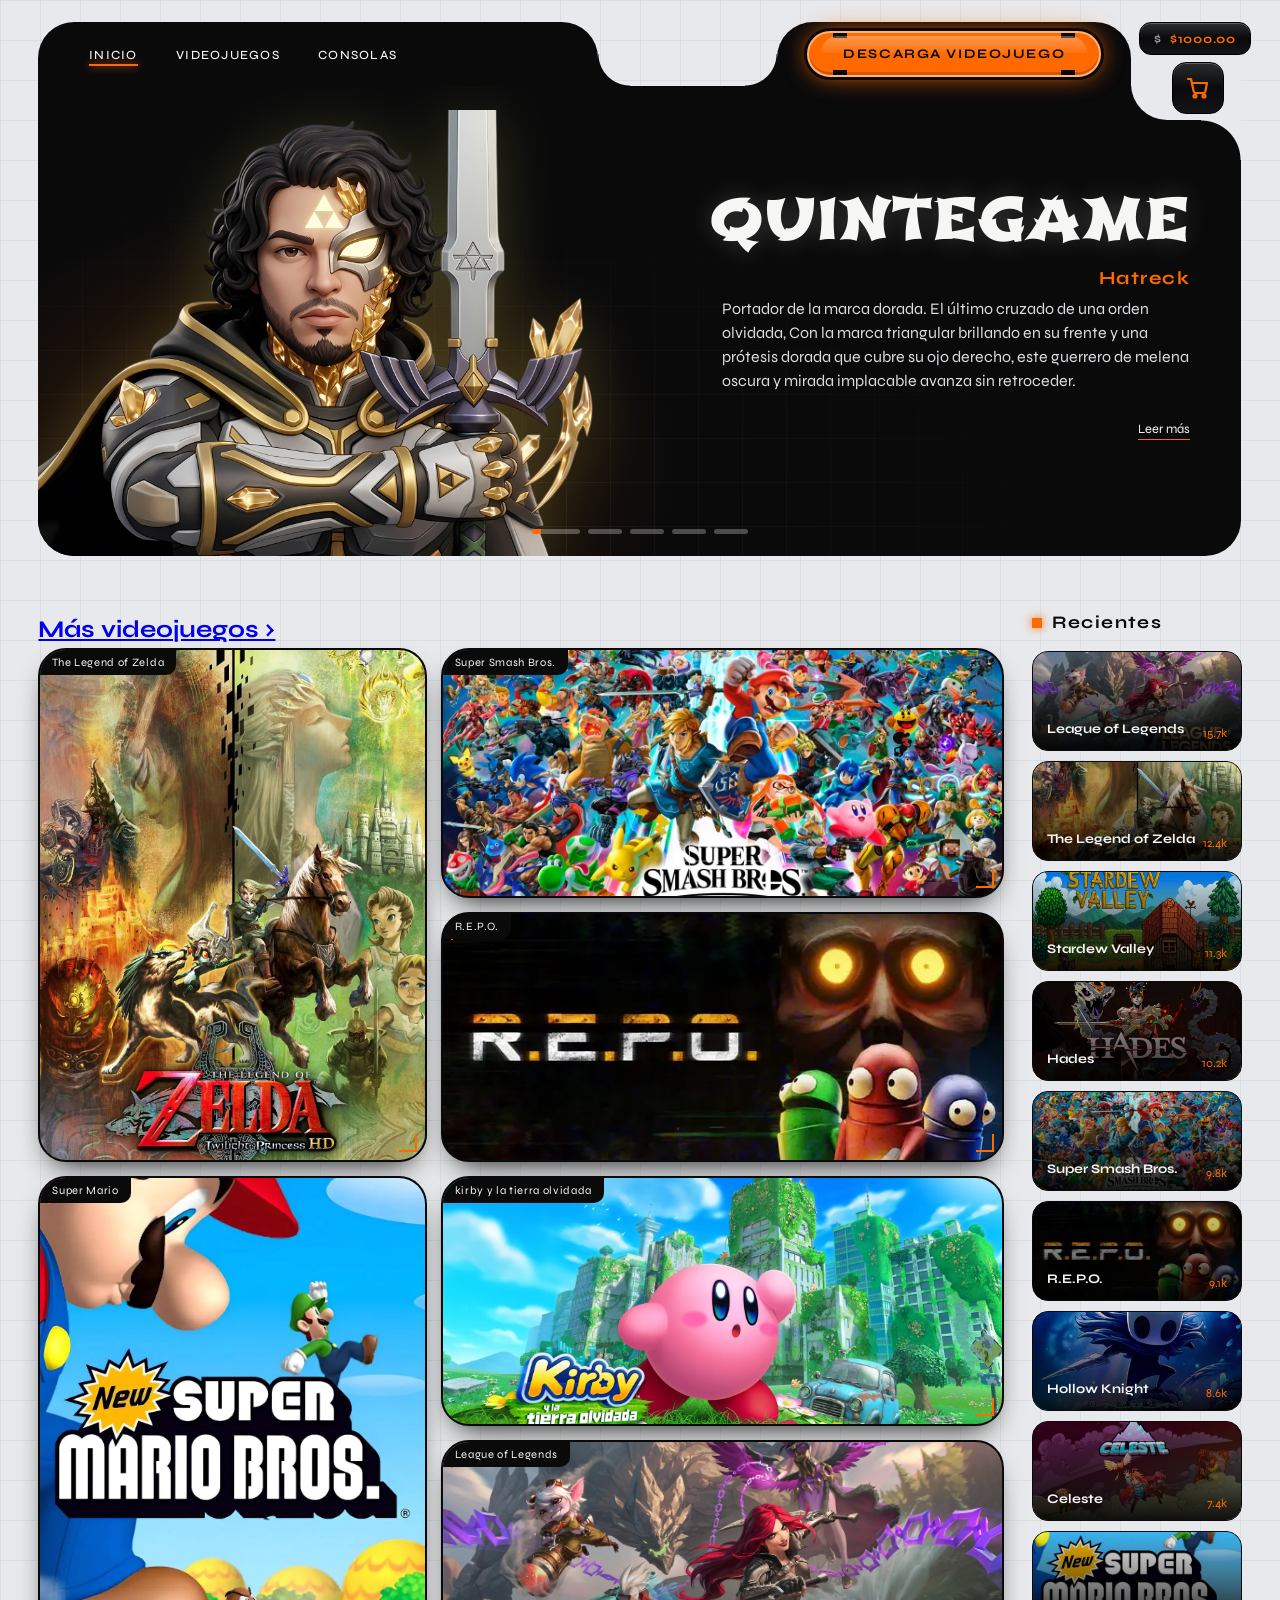
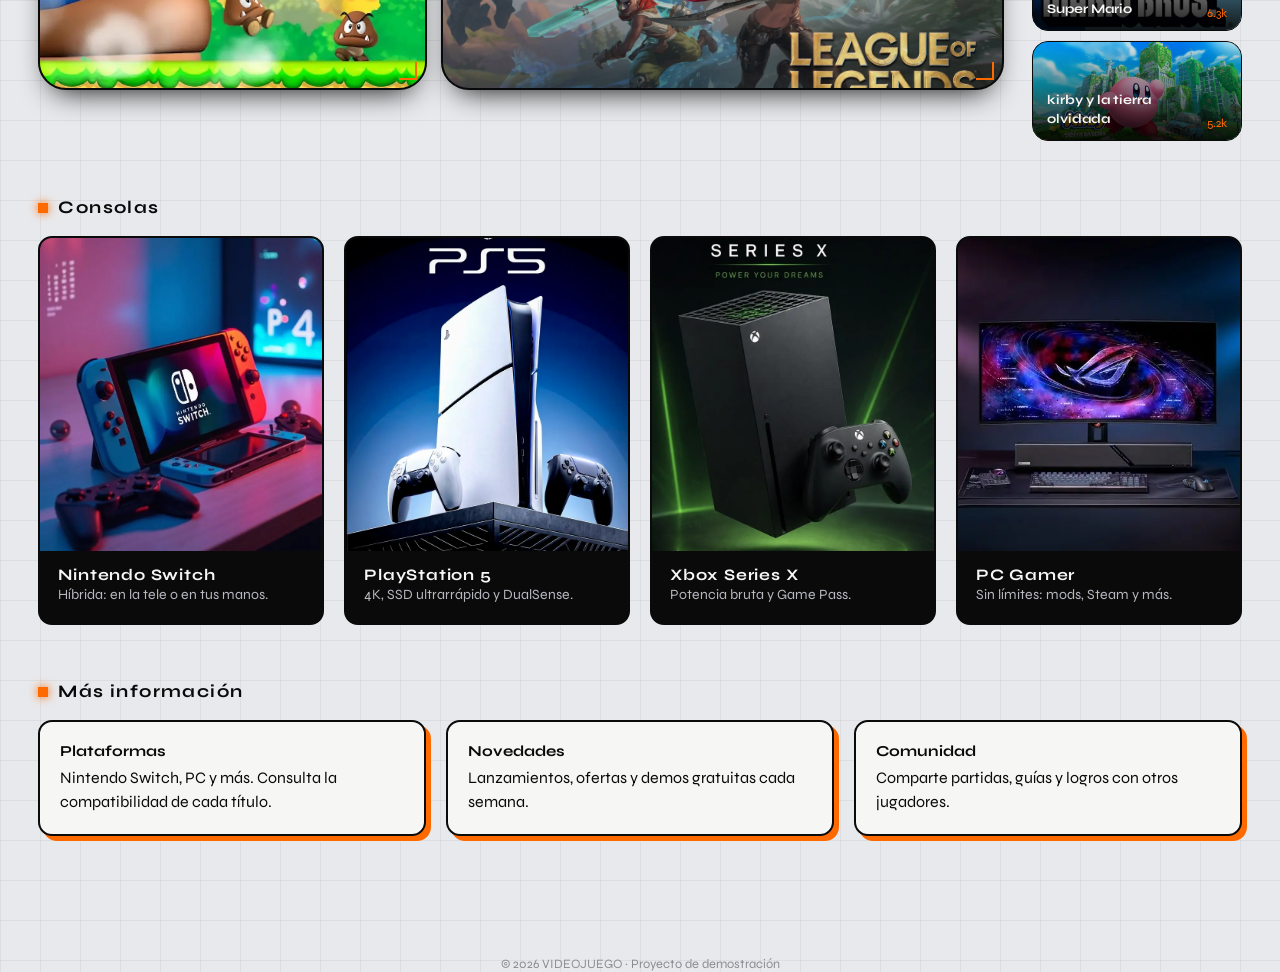
<file: index.html>
<!DOCTYPE html>
<html lang="es">

<head>
    <meta charset="utf-8">
    <meta name="viewport" content="width=device-width,initial-scale=1">
    <title>Inicio · VIDEOJUEGO</title>
    <link rel="preconnect" href="https://fonts.googleapis.com">
    <link rel="preconnect" href="https://fonts.gstatic.com" crossorigin>
    <link href="https://fonts.googleapis.com/css2?family=Shojumaru&family=Syne:wght@400;700&display=swap"
        rel="stylesheet">
    <link rel="stylesheet" href="styles.css">
</head>

<body data-p="home">
    <main>
        <div class="shape">
            <nav class="tabL"></nav>
            <div class="tabR"></div>
            <div class="cut"></div>
            <section class="body hero" id="inicio">
                <div class="imgs"></div>
                <div class="copy">
                    <h1>QUINTEGAME</h1>
                    <div class="txts"></div>
                </div>
                <div class="dots"></div>
            </section>
        </div>
        <div class="split sec" id="juegos">
            <section>
                <h2><a href="videojuegos.html">Más videojuegos ›</a></h2>
                <div class="grid"></div>
            </section>
            <aside class="side">
                <h2>Recientes</h2>
                <ul class="recent"></ul>
            </aside>
        </div>
        <section class="sec" id="consolas">
            <h2>Consolas</h2>
            <div class="cons"></div>
        </section>
        <section class="sec">
            <h2>Más información</h2>
            <div class="info3">
                <div class="rv">
                    <h3>Plataformas</h3>
                    <p>Nintendo Switch, PC y más. Consulta la compatibilidad de cada título.</p>
                </div>
                <div class="rv" style="--i:1">
                    <h3>Novedades</h3>
                    <p>Lanzamientos, ofertas y demos gratuitas cada semana.</p>
                </div>
                <div class="rv" style="--i:2">
                    <h3>Comunidad</h3>
                    <p>Comparte partidas, guías y logros con otros jugadores.</p>
                </div>
            </div>
        </section>
    </main>
    <footer></footer>
    <script src="main.js"></script>
</body>

</html>
</file>
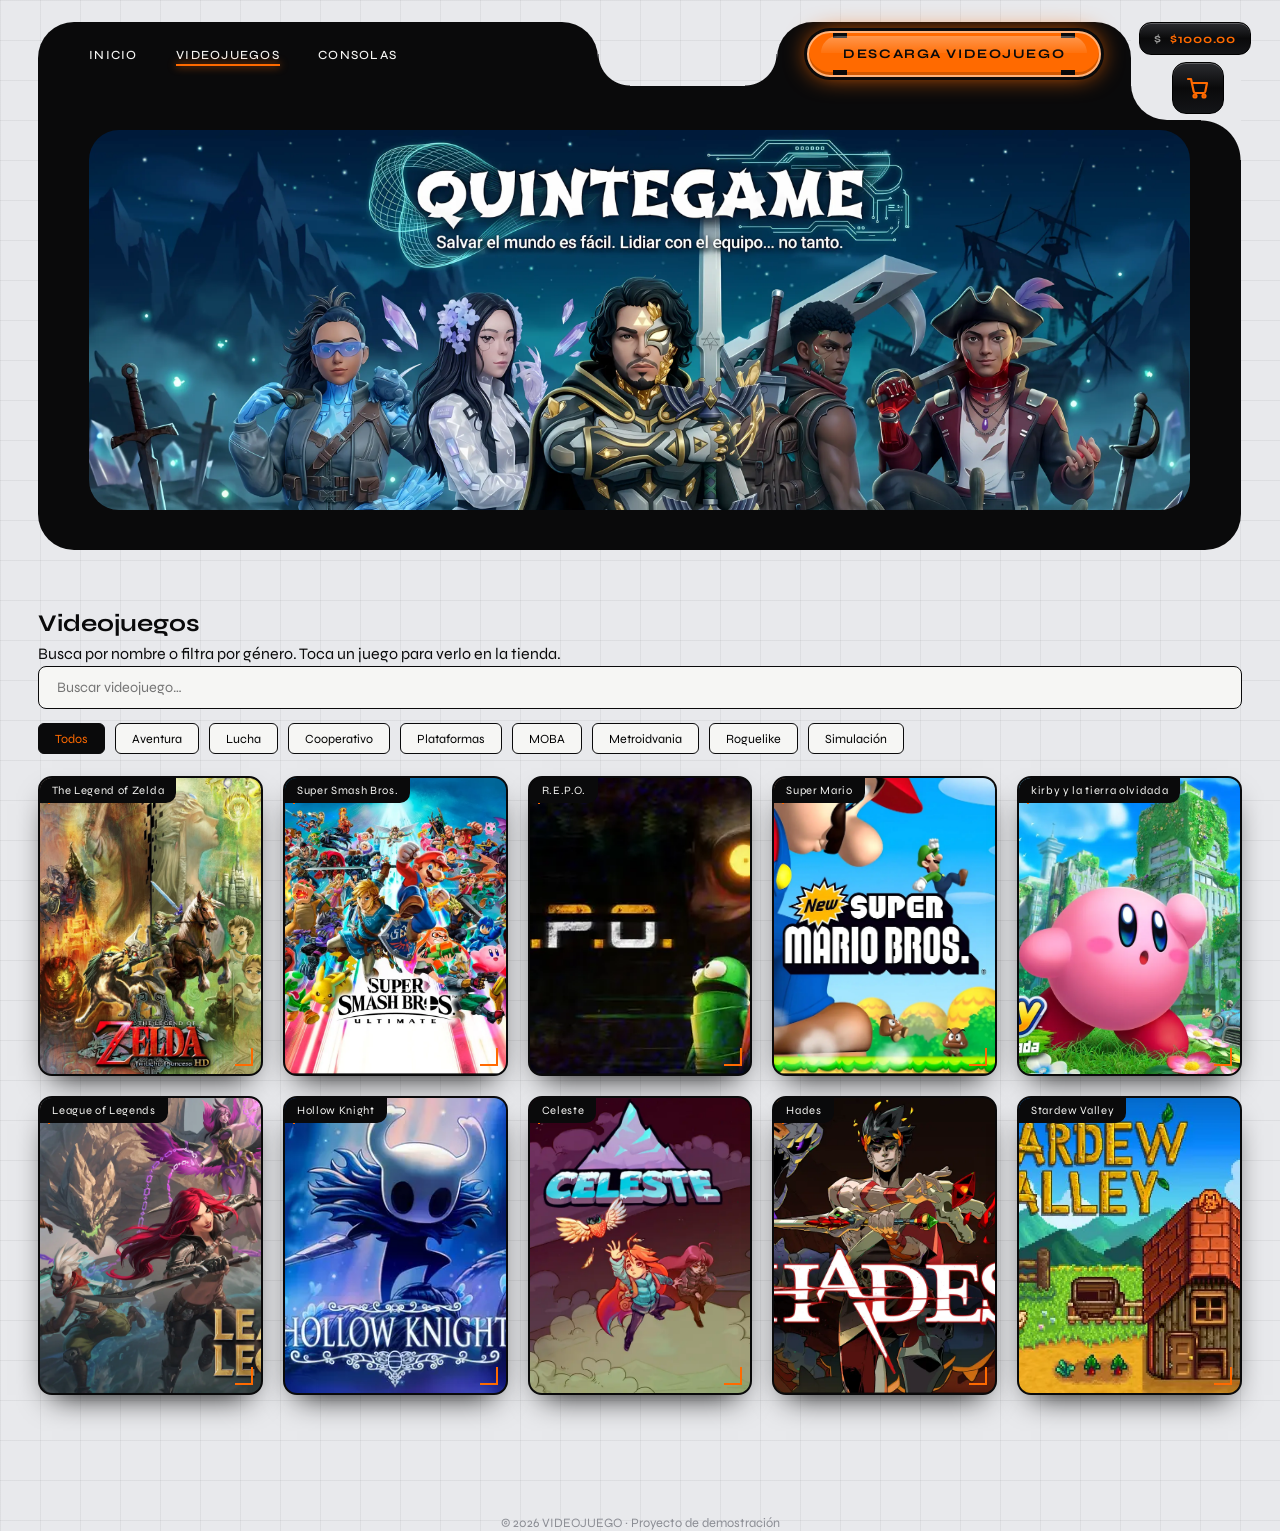
<file: videojuegos.html>
<!DOCTYPE html>
<html lang="es">

<head>
    <meta charset="utf-8">
    <meta name="viewport" content="width=device-width,initial-scale=1">
    <title>Videojuegos · VIDEOJUEGO</title>
    <link rel="preconnect" href="https://fonts.googleapis.com">
    <link rel="preconnect" href="https://fonts.gstatic.com" crossorigin>
    <link href="https://fonts.googleapis.com/css2?family=Shojumaru&family=Syne:wght@400;700&display=swap"
        rel="stylesheet">
    <link rel="stylesheet" href="styles.css">
</head>

<body data-p="list">
    <main>
        <div class="shape">
            <nav class="tabL"></nav>
            <div class="tabR"></div>
            <div class="cut"></div>
            <section class="body phead">

                <div class="banner-qg"
                    data-tooltip="Un RPG de acción y estrategia por turnos donde un mundo fracturado depende de cinco fragmentos de poder para no desaparecer. Explora ruinas tecnológicas, mares malditos y anomalías cuánticas mientras descubres los secretos de una civilización que se desmoronó. Recluta aliados, combina habilidades elementales y toma decisiones que cambiarán el destino de todo un universo.">
                    <img src="img/banner-quintegame-0.webp" alt="">
                </div>
            </section>
        </div>



        <section class="sec">
            <h1 class="lbl-vdj">Videojuegos</h1>
            <div>Busca por nombre o filtra por género. Toca un juego para verlo en la tienda.</div>
            <input class="search" placeholder="Buscar videojuego…" aria-label="Buscar">
            <div class="chips"></div>
            <div class="grid all"></div>
        </section>
    </main>
    <footer></footer>
    <script src="main.js"></script>
</body>

</html>
</file>
<file: styles.css>
/* Punto de entrada: cada sección vive en su propio archivo */
@import url("css/base.css");
@import url("css/header.css");
@import url("css/carousel.css");
@import url("css/cards.css");
@import url("css/modal.css");
</file>
